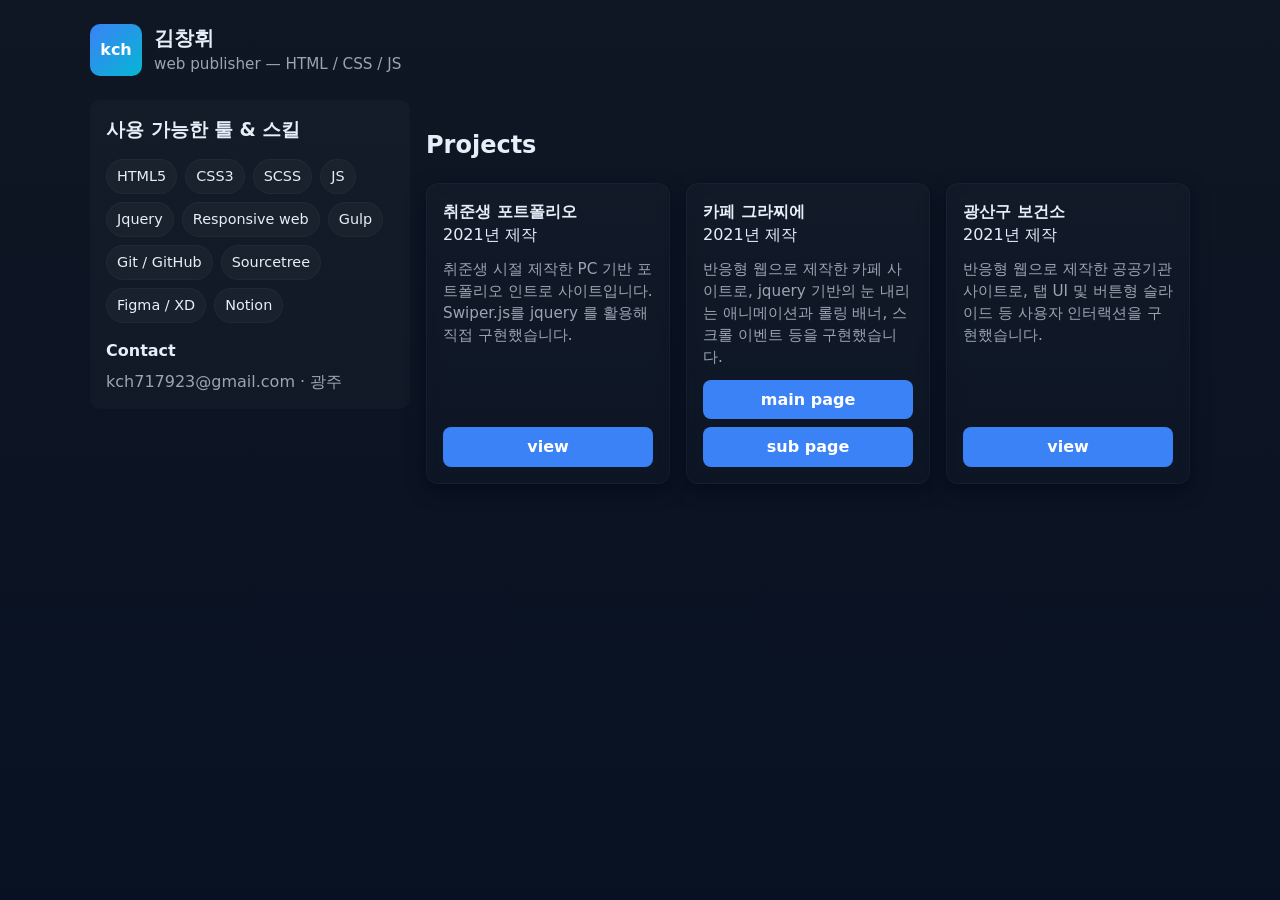
<file: index.html>
<!DOCTYPE html>
<html lang="ko">
<head>
	<meta charset="utf-8" />
	<meta name="viewport" content="width=device-width,initial-scale=1.0,minimum-scale=1.0,maximum-scale=1.0,user-scalable=no"/>
	<title>Portfolio - Your Name</title>
	<meta name="description" content="Frontend Developer Portfolio - projects, skills, contact"/>
	<link rel="stylesheet" type="text/css" href="./index.css" />
</head>
<body>
    <main class="portfolio" id="top">
		<header class="portfolio__header">
			<div class="portfolio__brand">
				<div class="portfolio__logo">kch</div>
				<div>
				<div class="portfolio__title">김창휘</div>
				<div class="portfolio__subtitle">
					web publisher — HTML / CSS / JS
				</div>
				</div>
			</div>
		</header>

		<section class="portfolio__row">
			<aside class="portfolio__skills">
				<h3 class="portfolio__skills__tit">사용 가능한 툴 & 스킬</h3>
				<ul class="portfolio__skills__list">
					<li class="skill">HTML5</li>
					<li class="skill">CSS3</li>
					<li class="skill">SCSS</li>
					<li class="skill">JS</li>
					<li class="skill">Jquery</li>
					<li class="skill">Responsive web</li>
					<li class="skill">Gulp</li>
					<li class="skill">Git / GitHub</li>
					<li class="skill">Sourcetree</li>
					<li class="skill">Figma / XD</li>
					<li class="skill">Notion</li>
				</ul>

				<div style="margin-top: 12px">
				<h4 style="margin: 0 0 8px 0">Contact</h4>
				<p class="muted" style="margin: 0">kch717923@gmail.com · 광주</p>
				</div>
			</aside>
			<section class="projects">
				<h2 id="projects-heading">Projects</h2>
				<div class="projects__grid">
					<article class="project_card">
						<div class="project_card__head">
						<div>
							<div class="project_card__title">취준생 포트폴리오</div>
							<div class="project_card__meta">2021년 제작</div>
						</div>
						</div>
						<p class="project_card__desc">
							취준생 시절 제작한 PC 기반 포트폴리오 인트로 사이트입니다. Swiper.js를 jquery 를 활용해 직접 구현했습니다.
						</p>
						<div class="project_card__actions">
						<a class="btn btn--primary" href="./introduction/index.html" target="_blank">view</a>
						</div>
					</article>
					<article class="project_card">
						<div class="project_card__head">
						<div>
							<div class="project_card__title">카페 그라찌에</div>
							<div class="project_card__meta">2021년 제작</div>
						</div>
						</div>
						<p class="project_card__desc">
							반응형 웹으로 제작한 카페 사이트로, jquery 기반의 눈 내리는 애니메이션과 롤링 배너, 스크롤 이벤트 등을 구현했습니다.
						</p>
						<div class="project_card__actions">
						<a class="btn btn--primary" href="./grazie/index.html" target="_blank">main page</a>
						<a class="btn btn--primary" href="./grazie/sub_page.html" target="_blank">sub page</a>
						</div>
					</article>
					<article class="project_card">
						<div class="project_card__head">
						<div>
							<div class="project_card__title">광산구 보건소</div>
							<div class="project_card__meta">2021년 제작</div>
						</div>
						</div>
						<p class="project_card__desc">
							반응형 웹으로 제작한 공공기관 사이트로, 탭 UI 및 버튼형 슬라이드 등 사용자 인터랙션을 구현했습니다.
						</p>
						<div class="project_card__actions">
						<a class="btn btn--primary" href="./health_center/index.html" target="_blank">view</a>
						</div>
					</article>
				</div>
			</section>
		</section>
    </main>
</body>
</html>
</file>
<file: index.css>
:root{
    --bg: #0f1724;
    --card: #0b1220;
    --muted: #9aa4b2;
    --accent: #3b82f6;
    --accent-2: #06b6d4;
    --text: #e6eef8;
    --radius: 12px;
    --gap: 16px;
    --max-width: 1100px;
    --ff-sans: system-ui, -apple-system, 'Segoe UI', Roboto, 'Helvetica Neue', Arial; 
}

*,*::before,*::after{box-sizing:border-box}
html,body{height:100%}
body{
    margin:0;
    font-family:var(--ff-sans);
    background:linear-gradient(180deg,var(--bg),#071022 120%);
    color:var(--text);
    -webkit-font-smoothing:antialiased;
    -moz-osx-font-smoothing:grayscale;
    line-height:1.45;
    padding:24px;
}
p{padding: 0; margin: 0;}

.portfolio{max-width:var(--max-width); margin:0 auto;}

.portfolio__header{display:flex; align-items:center; justify-content:space-between; gap:16px; margin-bottom:24px;}
.portfolio__brand{display:flex; align-items:center; gap:12px;}
.portfolio__logo{width:52px; height:52px; border-radius:10px; background:linear-gradient(135deg,var(--accent),var(--accent-2)); display:flex; align-items:center; justify-content:center; font-weight:700; color:white;}
.portfolio__title{font-size:1.25rem; font-weight:700;}
.portfolio__subtitle{color:var(--muted); font-size:0.95rem;}

.portfolio__row{display:grid; grid-template-columns:1fr; gap:var(--gap); align-items:start;}

.portfolio__skills{background:rgba(255,255,255,0.02); padding:16px; border-radius:10px;}
.portfolio__skills__tit{margin:0 0 8px 0;}
.portfolio__skills__list{display:flex; flex-wrap:wrap; gap:8px; list-style:none; padding:0; margin:16px 0;}
.skill{background:rgba(255,255,255,0.03); padding:6px 10px; border-radius:999px; font-size:0.9rem; color:var(--text); border:1px solid rgba(255,255,255,0.03);}

.projects{margin-top:8px;}
.projects__grid{display:grid; grid-template-columns:1fr; gap:16px;}

.project_card{background:linear-gradient(180deg, rgba(255,255,255,0.02), rgba(255,255,255,0.01)); padding:16px; border-radius:var(--radius); box-shadow:0 6px 18px rgba(2,6,23,0.6); border:1px solid rgba(255,255,255,0.03); display:flex; flex-direction:column; gap:12px; min-height:160px;}
.project_card__head{display:flex; align-items:center; justify-content:space-between; gap:12px;}
.project_card__title{font-weight:700;}
.project_card__desc{color:var(--muted); font-size:0.95rem;}

.project_card__actions{margin-top:auto; display:flex; flex-direction: column; gap:8px;}
.btn{padding:8px 12px; border-radius:8px; border:none; cursor:pointer; font-weight:600; text-decoration:none; text-align: center;}
.btn--primary{background:var(--accent); color:white;}
.btn--ghost{background:transparent; color:var(--text); border:1px solid rgba(255,255,255,0.06);}

.btn:focus,.project_card:focus{outline:3px solid rgba(59,130,246,0.18); outline-offset:3px;}

@media(min-width:720px){
.portfolio__row{grid-template-columns:320px 1fr;}
.projects__grid{grid-template-columns:repeat(2,1fr);}
}
@media(min-width:1100px){
.projects__grid{grid-template-columns:repeat(3,1fr);}
}

.muted{color:var(--muted);}
.project_card{ -webkit-backdrop-filter: blur(6px);  backdrop-filter: blur(6px);  ;}
</file>
